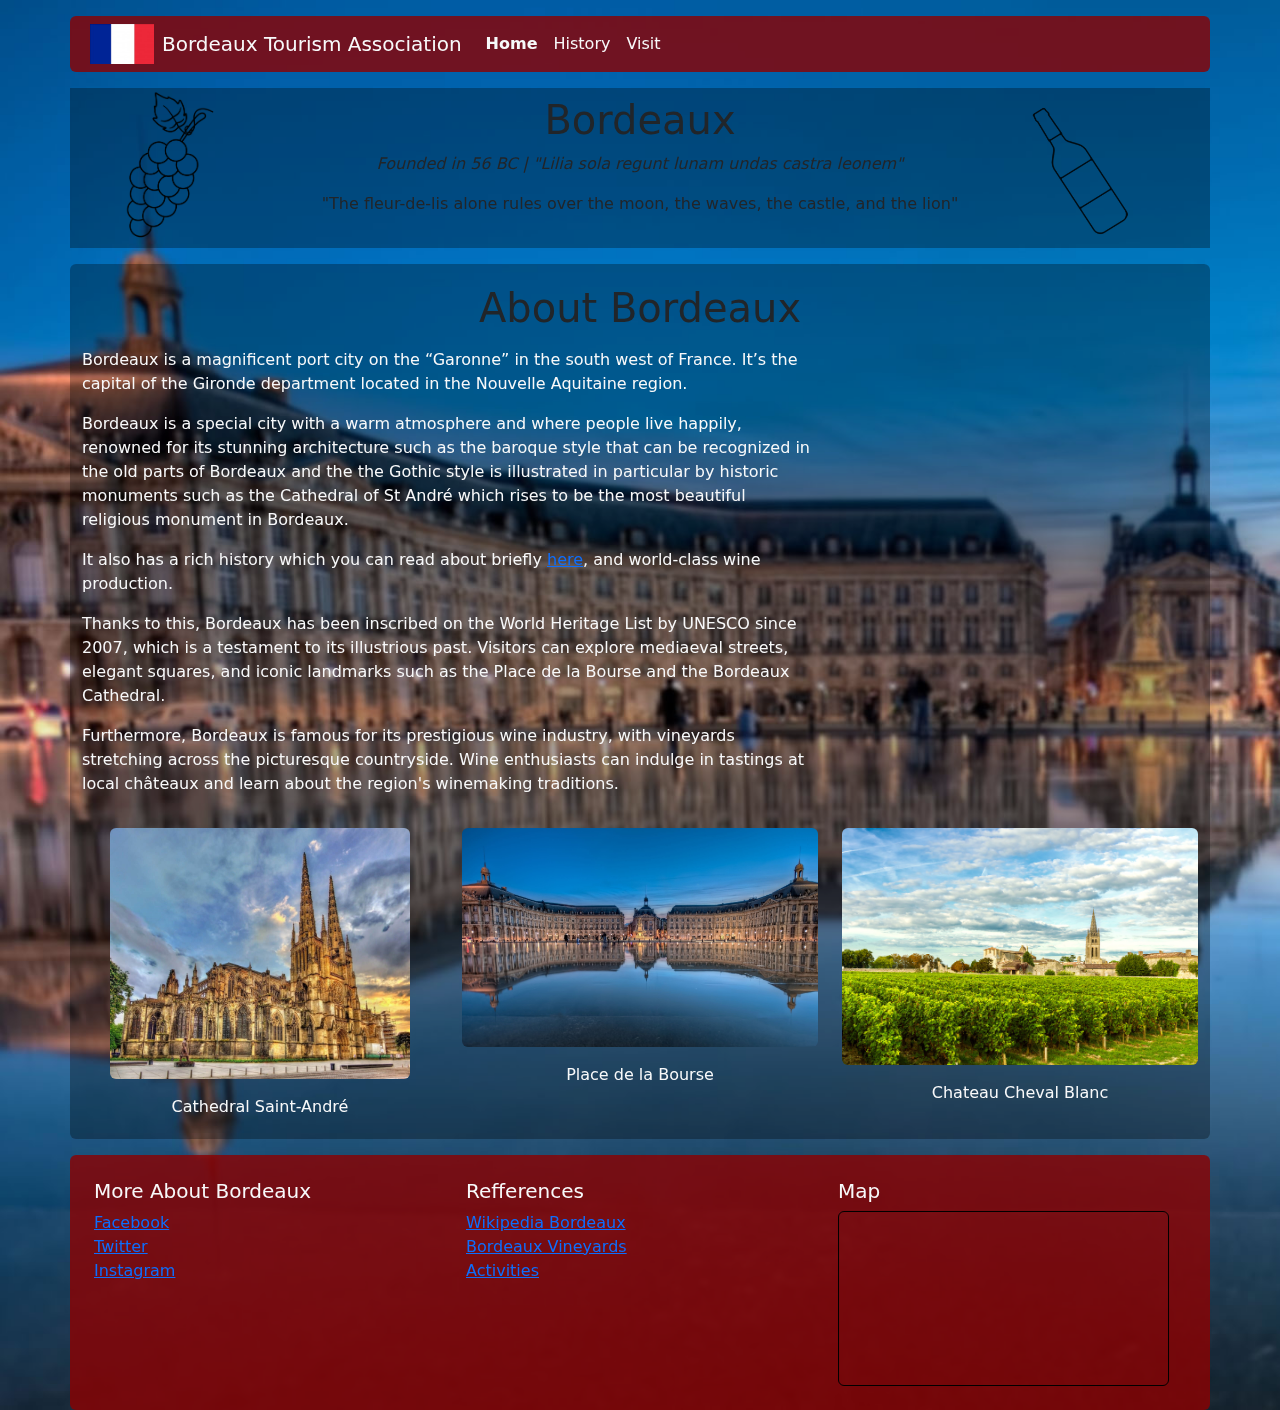
<file: index.html>
<!doctype html>
<html lang="en">

<head>
  <meta charset="utf-8">
  <meta name="viewport" content="width=device-width, initial-scale=1">
  <title>Bordeaux Tourist Assocation</title>
  <link href="https://cdn.jsdelivr.net/npm/bootstrap@5.3.3/dist/css/bootstrap.min.css" rel="stylesheet" integrity="sha384-QWTKZyjpPEjISv5WaRU9OFeRpok6YctnYmDr5pNlyT2bRjXh0JMhjY6hW+ALEwIH" crossorigin="anonymous">
  <link rel="stylesheet" href="styles.css">
</head>

<body class="bg-tertiary-custom home">

  <nav class="container navbar navbar-expand-sm bg-pr my-3 rounded">
    <div class="container-fluid">
      <img src="images\french-flag.png" alt="French Flag" class="img-fluid flag-icon mx-2">
      <a class="navbar-brand text-light" href="#">Bordeaux Tourism Association</a>
      <button class="navbar-toggler" type="button" data-bs-toggle="collapse" data-bs-target="#navbarNavAltMarkup" aria-controls="navbarNavAltMarkup" aria-expanded="false" aria-label="Toggle navigation">
        <span class="navbar-toggler-icon"></span>
      </button>
      <div class="collapse navbar-collapse" id="navbarNavAltMarkup">
        <div class="navbar-nav">
          <a class="nav-link text-light fw-bold" href="index.html">Home</a>
          <a class="nav-link text-light" href="history.html">History</a>
          <a class="nav-link text-light" href="visit.html">Visit</a>
        </div>
      </div>
    </div>
  </nav>


  <div class="container bg-sc">
    <div class="row">
      <div class="col-md-2">
        <img src="images\grape.jpg" alt="grape widget" class="hide-bg img-fluid grape-widget">
      </div>
      <div class="col-md-8 text-center my-2">
        <h2 class="title">Bordeaux</h2>
        <p><i>Founded in 56 BC | "Lilia sola regunt lunam undas castra leonem"</i></p>
        <p>"The fleur-de-lis alone rules over the moon, the waves, the castle, and the lion"</p>
      </div>
      <div class="col-md-2">
        <img src="images\bottle.jpg" alt="grape widget" class="hide-bg img-fluid bottle-widget">
      </div>
    </div>
  </div>


  <section class="container bg-sc my-3 py-1 rounded">
    <h2 class="text-center title my-3">About Bordeaux</h2>
    <div class="row text-light">
      <div class="col-md-8">
        <p> Bordeaux is a magnificent port city on the “Garonne” in the south west of France. It’s the capital of the Gironde department located in the Nouvelle Aquitaine region. </p>
        <p> Bordeaux is a special city with a warm atmosphere and where people live happily, renowned for its stunning architecture such as the baroque style that can be recognized in the old parts of Bordeaux and the the Gothic style is illustrated in particular by historic monuments such as the Cathedral of St André which rises to be the most beautiful religious monument in Bordeaux.</p>
      </div>
    </div>
    <div class="row text-light">
      <div class="col-md-8">
        <p> It also has a rich history which you can read about briefly <a href="history.html">here</a>, and world-class wine production. </p>
        <p> Thanks to this, Bordeaux has been inscribed on the World Heritage List by UNESCO since 2007, which is a testament to its illustrious past. Visitors can explore mediaeval streets, elegant squares, and iconic landmarks such as the Place de la Bourse and the Bordeaux Cathedral.</p>
      </div>
    </div>
    <div class="row text-light">
      <div class="col-md-8">
        <p> Furthermore, Bordeaux is famous for its prestigious wine industry, with vineyards stretching across the picturesque countryside. Wine enthusiasts can indulge in tastings at local châteaux and learn about the region's winemaking traditions.</p>
      </div>
    </div>
    <div class="row text-light">
      <div class="col-md-4">
        <div class="text-center">
          <img src="images/st-andre.jpeg" height="175px" width="300px" class="img-fluid my-3 rounded" alt="Cathedral Saint-André">
          <p>Cathedral Saint-André</p>
        </div>
      </div>
      <div class="col-md-4">
        <div class="text-center">
          <img src="images/bdx-1.jpg" height="200px" width="400px" class="img-fluid my-3 rounded" alt="Place de la Bourse">
          <p>Place de la Bourse</p>
        </div>
      </div>
      <div class="col-md-4">
        <div class="text-center">
          <img src="images/chateau-cheval-blanc.jpeg" height="200px" width="400px" class="img-fluid my-3 rounded" alt="Chateau Cheval Blanc">
          <p>Chateau Cheval Blanc</p>
        </div>
      </div>
    </div>
  </section>


  <footer class="container bg-pr text-light py-4 rounded">
    <div class="container">
      <div class="row">
        <div class="col-md-4">
          <h5>More About Bordeaux</h5>
          <ul class="list-unstyled">
            <li><a href="https://www.facebook.com/bordeauxmaville" target="_blank">Facebook</a></li>
            <li><a href="https://x.com/Bordeaux?s=20" target="_blank">Twitter</a></li>
            <li><a href="https://www.instagram.com/villedebordeaux/" target="_blank">Instagram</a></li>
          </ul>
        </div>
        <div class="col-md-4">
          <h5> Refferences </h5>
          <ul class="list-unstyled">
            <li><a href="https://fr.wikipedia.org/wiki/Bordeaux" target="_blank"> Wikipedia Bordeaux</a>
            <li><a href="https://www.vinatis.co.uk/blog-ten-emblematic-chateaux-of-Bordeaux" target="_blank"> Bordeaux Vineyards</a>
            <li><a href="https://www.bordeaux-tourism.co.uk/" target="_blank"> Activities</a>
          </ul>
        </div>
        <div class="col-md-4">
          <h5>Map</h5>
          <iframe class="rounded float-start" width="95%" height="175" src="https://www.openstreetmap.org/export/embed.html?bbox=-0.7559981867544031%2C44.78475590845765%2C-0.48957972972315306%2C44.93029032218101&amp;layer=mapnik" style="border: 1px solid black"></iframe>
        </div>
      </div>
    </div>
  </footer>

  
  <script src="https://cdn.jsdelivr.net/npm/bootstrap@5.3.3/dist/js/bootstrap.bundle.min.js" integrity="sha384-YvpcrYf0tY3lHB60NNkmXc5s9fDVZLESaAA55NDzOxhy9GkcIdslK1eN7N6jIeHz" crossorigin="anonymous"></script>
</body>

</html>
</file>
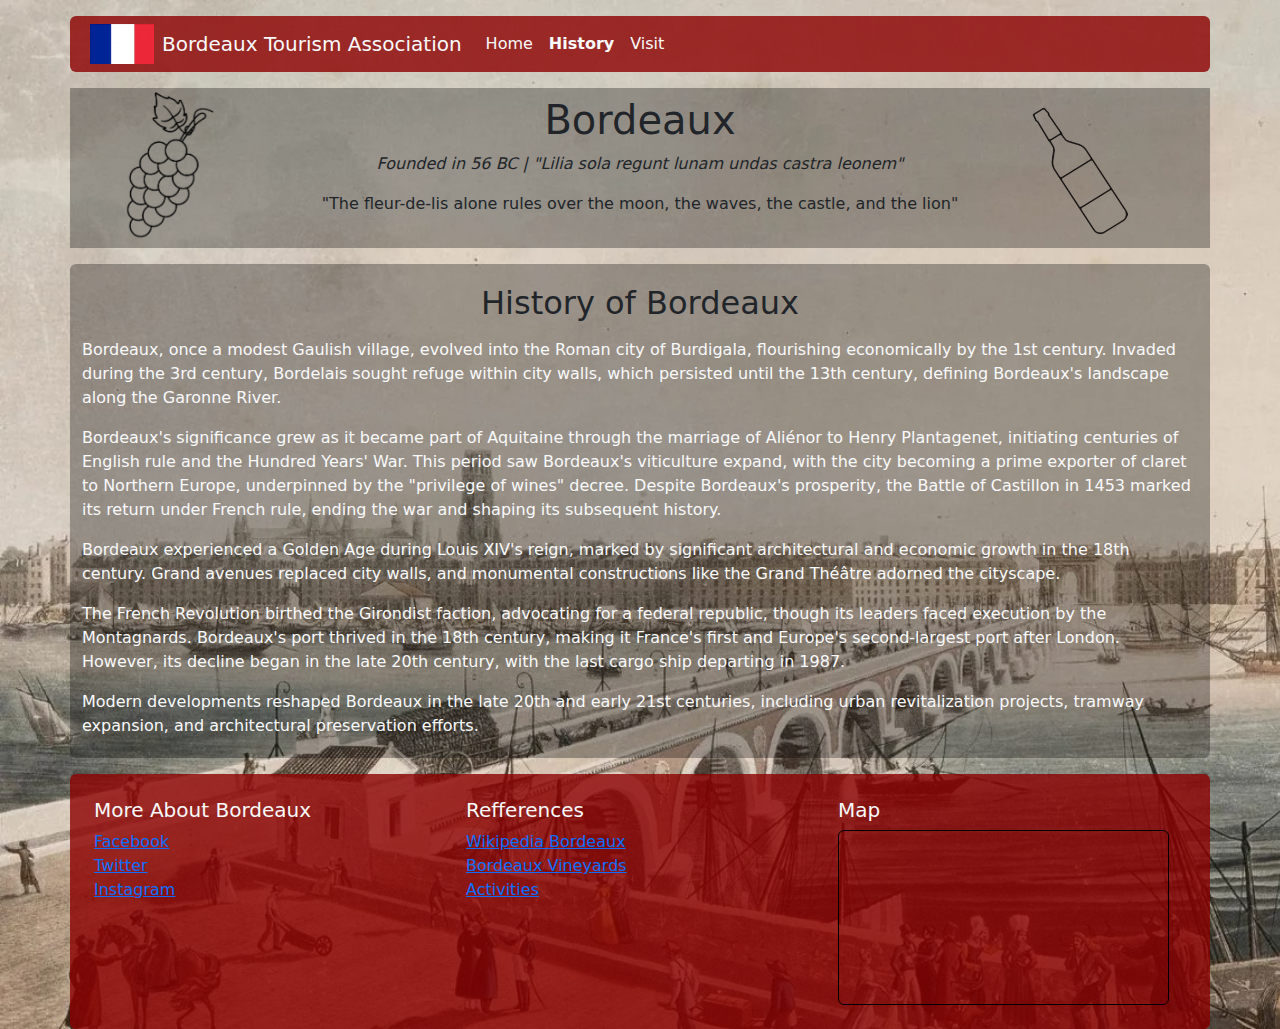
<file: history.html>
<!doctype html>
<html lang="en">

<head>
  <meta charset="utf-8">
  <meta name="viewport" content="width=device-width, initial-scale=1">
  <title>History</title>
  <link href="https://cdn.jsdelivr.net/npm/bootstrap@5.3.3/dist/css/bootstrap.min.css" rel="stylesheet" integrity="sha384-QWTKZyjpPEjISv5WaRU9OFeRpok6YctnYmDr5pNlyT2bRjXh0JMhjY6hW+ALEwIH" crossorigin="anonymous">
  <link rel="stylesheet" href="styles.css">
</head>

<body class="bg-tertiary-custom history">


  <nav class="container navbar navbar-expand-sm bg-pr my-3 rounded">
    <div class="container-fluid">
      <img src="images\french-flag.png" alt="French Flag" class="img-fluid flag-icon mx-2">
      <a class="navbar-brand text-light" href="#">Bordeaux Tourism Association</a>
      <button class="navbar-toggler" type="button" data-bs-toggle="collapse" data-bs-target="#navbarNavAltMarkup" aria-controls="navbarNavAltMarkup" aria-expanded="false" aria-label="Toggle navigation">
        <span class="navbar-toggler-icon"></span>
      </button>
      <div class="collapse navbar-collapse" id="navbarNavAltMarkup">
        <div class="navbar-nav">
          <a class="nav-link text-light" href="index.html">Home</a>
          <a class="nav-link text-light fw-bold" href="history.html">History</a>
          <a class="nav-link text-light" href="visit.html">Visit</a>
        </div>
      </div>
    </div>
  </nav>


  <div class="container bg-sc">
    <div class="row">
      <div class="col-md-2">
        <img src="images\grape.jpg" alt="grape widget" class="hide-bg img-fluid grape-widget">
      </div>
      <div class="col-md-8 text-center my-2">
        <h2 class="title">Bordeaux</h2>
        <p><i>Founded in 56 BC | "Lilia sola regunt lunam undas castra leonem"</i></p>
        <p>"The fleur-de-lis alone rules over the moon, the waves, the castle, and the lion"</p>
      </div>
      <div class="col-md-2">
        <img src="images\bottle.jpg" alt="grape widget" class="hide-bg img-fluid bottle-widget">
      </div>
    </div>
  </div>


  <section class="container bg-sc my-3 py-1 rounded">
    <h2 class="text-center my-3">History of Bordeaux</h2>
    <div class="text-light">
      <p>Bordeaux, once a modest Gaulish village, evolved into the Roman city of Burdigala, flourishing economically by the 1st century. Invaded during the 3rd century, Bordelais sought refuge within city walls, which persisted until the 13th century, defining Bordeaux's landscape along the Garonne River.</p>
      <p>Bordeaux's significance grew as it became part of Aquitaine through the marriage of Aliénor to Henry Plantagenet, initiating centuries of English rule and the Hundred Years' War. This period saw Bordeaux's viticulture expand, with the city becoming a prime exporter of claret to Northern Europe, underpinned by the "privilege of wines" decree. Despite Bordeaux's prosperity, the Battle of Castillon in 1453 marked its return under French rule, ending the war and shaping its subsequent history. </p>
      <p>Bordeaux experienced a Golden Age during Louis XIV's reign, marked by significant architectural and economic growth in the 18th century. Grand avenues replaced city walls, and monumental constructions like the Grand Théâtre adorned the cityscape. </p>
      <p>The French Revolution birthed the Girondist faction, advocating for a federal republic, though its leaders faced execution by the Montagnards. Bordeaux's port thrived in the 18th century, making it France's first and Europe's second-largest port after London. However, its decline began in the late 20th century, with the last cargo ship departing in 1987.</p>
      <p>Modern developments reshaped Bordeaux in the late 20th and early 21st centuries, including urban revitalization projects, tramway expansion, and architectural preservation efforts. </p>
    </div>
  </section>


  <footer class="container bg-pr text-light py-4 rounded">
    <div class="container">
      <div class="row">
        <div class="col-md-4">
          <h5>More About Bordeaux</h5>
          <ul class="list-unstyled">
            <li><a href="https://www.facebook.com/bordeauxmaville" target="_blank">Facebook</a></li>
            <li><a href="https://x.com/Bordeaux?s=20" target="_blank">Twitter</a></li>
            <li><a href="https://www.instagram.com/villedebordeaux/" target="_blank">Instagram</a></li>
          </ul>
        </div>
        <div class="col-md-4">
          <h5> Refferences </h5>
          <ul class="list-unstyled">
            <li><a href="https://fr.wikipedia.org/wiki/Bordeaux" target="_blank"> Wikipedia Bordeaux</a>
            <li><a href="https://www.vinatis.co.uk/blog-ten-emblematic-chateaux-of-Bordeaux" target="_blank"> Bordeaux Vineyards</a>
            <li><a href="https://www.bordeaux-tourism.co.uk/" target="_blank"> Activities</a>
          </ul>
        </div>
        <div class="col-md-4">
          <h5>Map</h5>
          <iframe class="rounded float-start" width="95%" height="175" src="https://www.openstreetmap.org/export/embed.html?bbox=-0.7559981867544031%2C44.78475590845765%2C-0.48957972972315306%2C44.93029032218101&amp;layer=mapnik" style="border: 1px solid black"></iframe>
        </div>
      </div>
    </div>
  </footer>

  
  <script src="https://cdn.jsdelivr.net/npm/bootstrap@5.3.3/dist/js/bootstrap.bundle.min.js" integrity="sha384-YvpcrYf0tY3lHB60NNkmXc5s9fDVZLESaAA55NDzOxhy9GkcIdslK1eN7N6jIeHz" crossorigin="anonymous"></script>
</body>

</html>
</file>
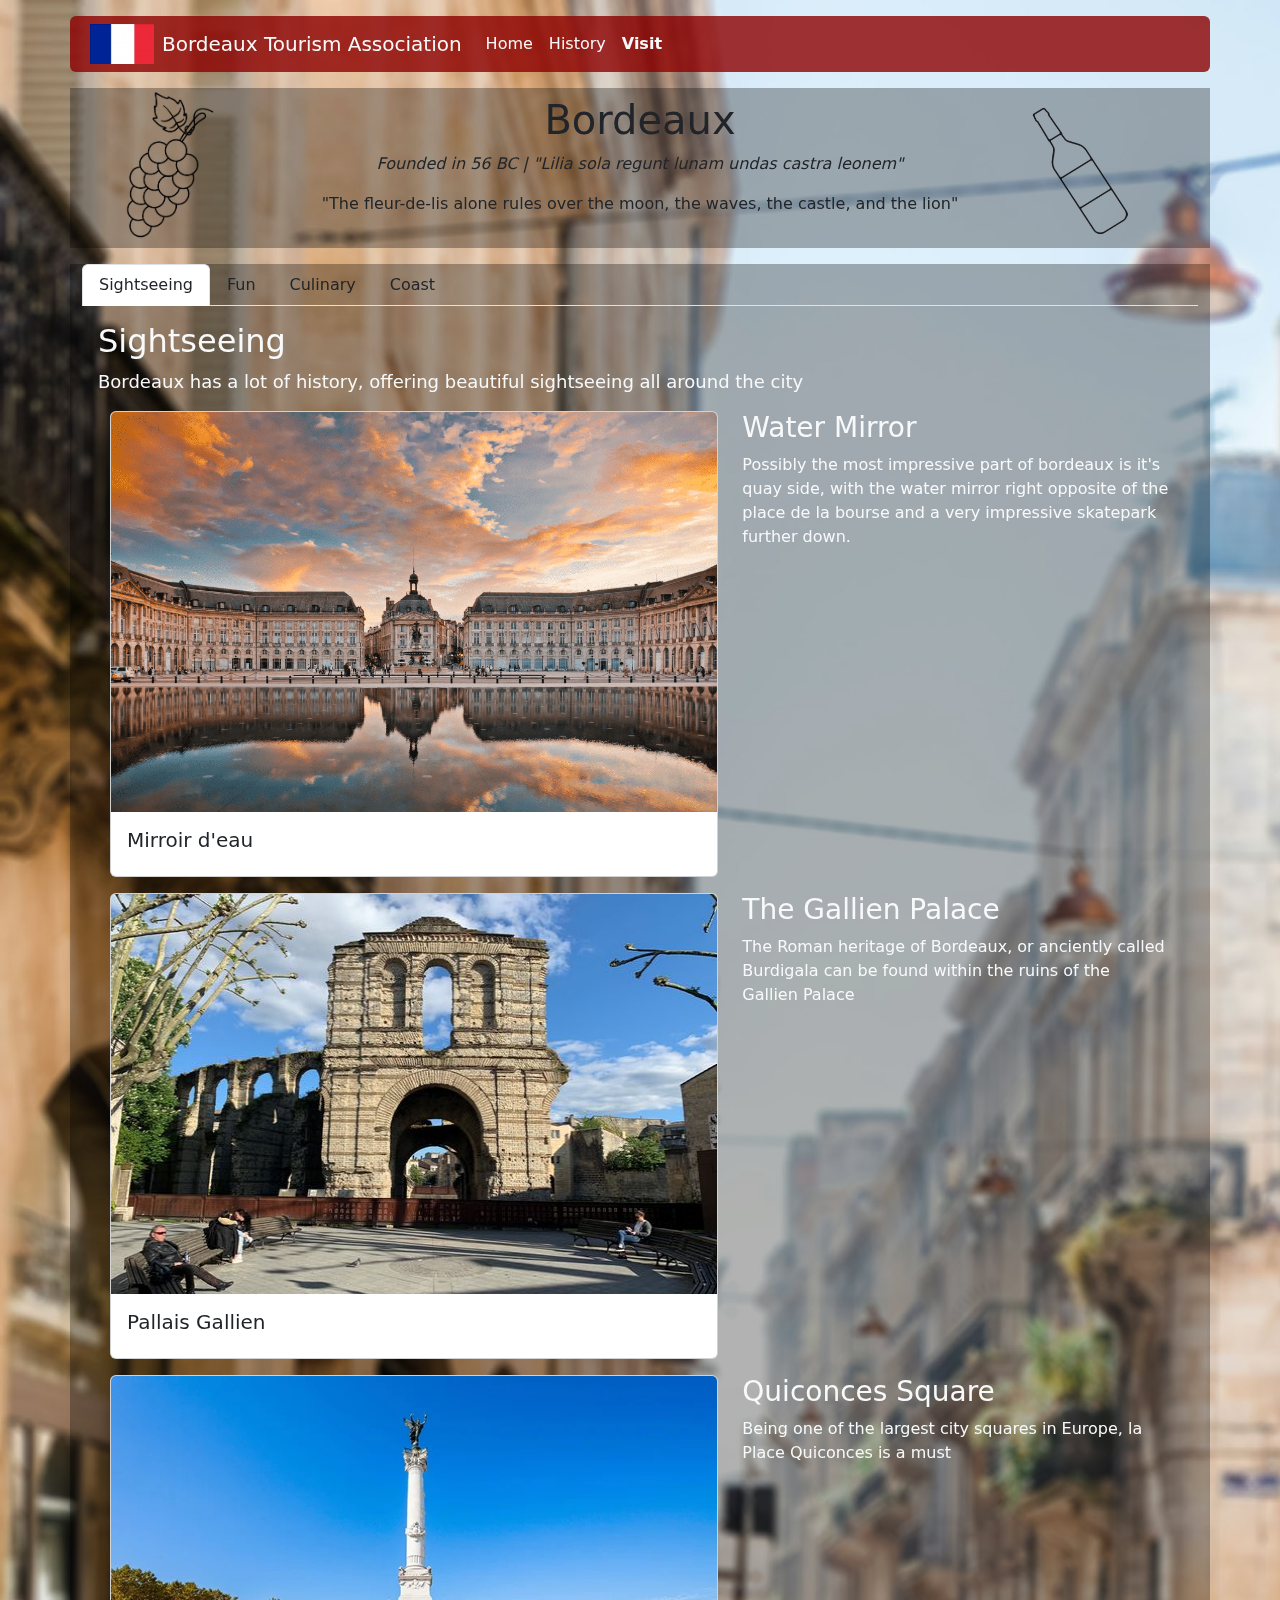
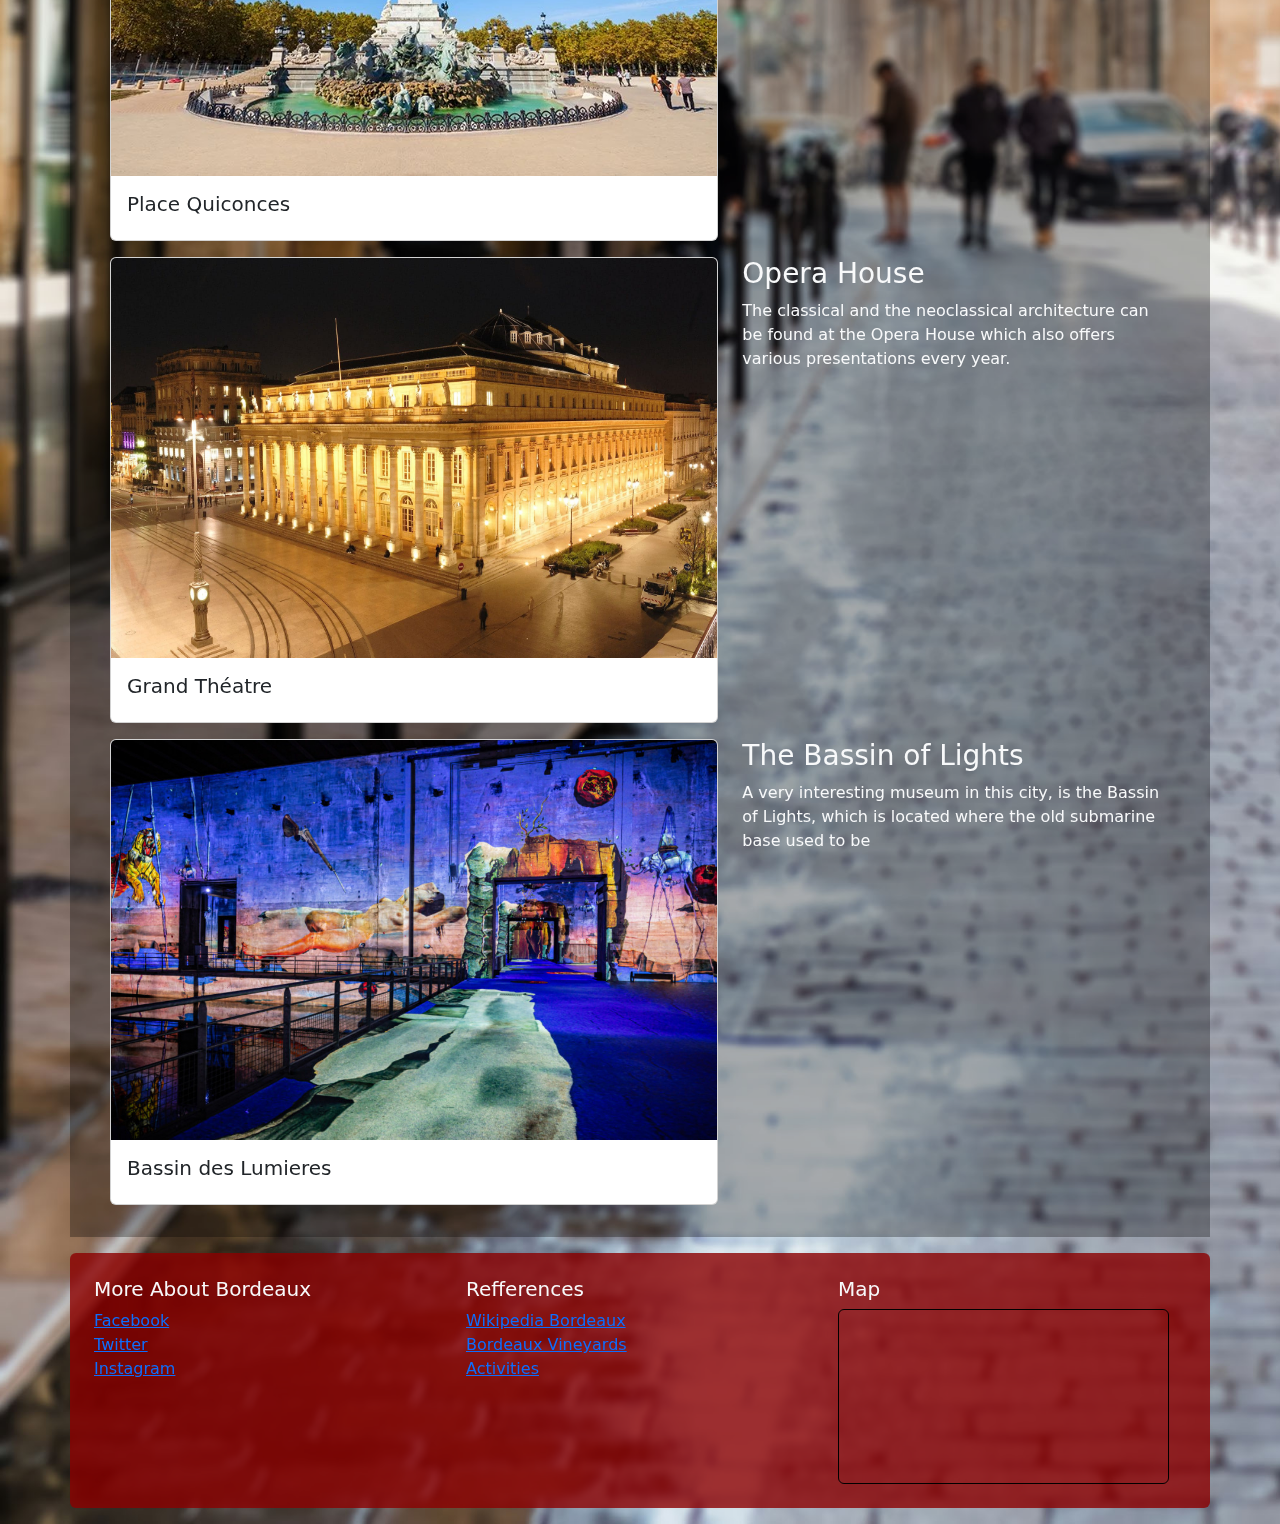
<file: visit.html>
<!doctype html>
<html lang="en">

<head>
  <meta charset="utf-8">
  <meta name="viewport" content="width=device-width, initial-scale=1">
  <title>Visit</title>
  <link href="https://cdn.jsdelivr.net/npm/bootstrap@5.3.3/dist/css/bootstrap.min.css" rel="stylesheet" integrity="sha384-QWTKZyjpPEjISv5WaRU9OFeRpok6YctnYmDr5pNlyT2bRjXh0JMhjY6hW+ALEwIH" crossorigin="anonymous">
  <link rel="stylesheet" href="styles.css">
</head>

<body class="bg-tertiary-custom visit">


  <nav class="container navbar navbar-expand-sm bg-pr my-3 rounded">
    <div class="container-fluid">
      <img src="images\french-flag.png" alt="French Flag" class="img-fluid flag-icon mx-2">
      <a class="navbar-brand text-light" href="#">Bordeaux Tourism Association</a>
      <button class="navbar-toggler" type="button" data-bs-toggle="collapse" data-bs-target="#navbarNavAltMarkup" aria-controls="navbarNavAltMarkup" aria-expanded="false" aria-label="Toggle navigation">
        <span class="navbar-toggler-icon"></span>
      </button>
      <div class="collapse navbar-collapse" id="navbarNavAltMarkup">
        <div class="navbar-nav">
          <a class="nav-link text-light" href="index.html">Home</a>
          <a class="nav-link text-light" href="history.html">History</a>
          <a class="nav-link text-light fw-bold" href="visit.html">Visit</a>
        </div>
      </div>
    </div>
  </nav>


  <div class="container bg-sc">
    <div class="row">
      <div class="col-md-2">
        <img src="images\grape.jpg" alt="grape widget" class="hide-bg img-fluid grape-widget">
      </div>
      <div class="col-md-8 text-center my-2">
        <h2 class="title">Bordeaux</h2>
        <p><i>Founded in 56 BC | "Lilia sola regunt lunam undas castra leonem"</i></p>
        <p>"The fleur-de-lis alone rules over the moon, the waves, the castle, and the lion"</p>
      </div>
      <div class="col-md-2">
        <img src="images\bottle.jpg" alt="grape widget" class="hide-bg img-fluid bottle-widget">
      </div>
    </div>
  </div>


  <div class="container bg-sc text-light my-3">
    <nav>
      <div class="nav nav-tabs" id="nav-tab" role="tablist">
        <button class="text-dark nav-link active" id="nav-sightseeing-tab" data-bs-toggle="tab" data-bs-target="#nav-sightseeing" type="button" role="tab" aria-controls="nav-sightseeing" aria-selected="true">Sightseeing</button>
        <button class="text-dark nav-link" id="nav-fun-tab" data-bs-toggle="tab" data-bs-target="#nav-fun" type="button" role="tab" aria-controls="nav-fun" aria-selected="false">Fun</button>
        <button class="text-dark nav-link" id="nav-culinary-tab" data-bs-toggle="tab" data-bs-target="#nav-culinary" type="button" role="tab" aria-controls="nav-culinary" aria-selected="false">Culinary</button>
        <button class="text-dark nav-link" id="nav-coast-tab" data-bs-toggle="tab" data-bs-target="#nav-coast" type="button" role="tab" aria-controls="nav-coast" aria-selected="false">Coast</button>
      </div>
    </nav>

    <div class="tab-content" id="nav-tabContent">
      <div class="tab-pane fade show active p-3" id="nav-sightseeing" role="tabpanel" aria-labelledby="nav-sightseeing-tab">
        <h2> Sightseeing </h2>
        <p style="font-size: 18px;"> Bordeaux has a lot of history, offering beautiful sightseeing all around the city</p>

        <div class="container">
          <div class="row">
            <div class="col-md-7">
              <div class="card mb-3">
                <img src="images\mirroir.png" height="400px" class="card-img-top" alt="mirroir">
                <div class="card-body">
                  <h5 class="card-title">Mirroir d'eau</h5>
                </div>
              </div>
            </div>
            <div class="col-md-5">
              <h3>Water Mirror</h3>
              <p class="card-text">Possibly the most impressive part of bordeaux is it's quay side, with the water mirror right opposite of the place de la bourse and a very impressive skatepark further down.</p>
            </div>
          </div>
        </div>   

        <div class="container">
          <div class="row">
            <div class="col-md-7">
              <div class="card mb-3">
                <img src="images\gallien.jpg" height="400px" class="card-img-top" alt="palais gallien">
                <div class="card-body">
                  <h5 class="card-title">Pallais Gallien</h5>
                </div>
              </div>
            </div>
            <div class="col-md-5">
              <h3>The Gallien Palace</h3>
              <p class="card-text">The Roman heritage of Bordeaux, or anciently called Burdigala can be found within the ruins of the Gallien Palace</p>
            </div>
          </div>
        </div>  

        <div class="container">
          <div class="row">
            <div class="col-md-7">
              <div class="card mb-3">
                <img src="images\quiconces.jpg" height="400px" class="card-img-top" alt="quiconces">
                <div class="card-body">
                  <h5 class="card-title">Place Quiconces</h5>
                </div>
              </div>
            </div>
            <div class="col-md-5">
              <h3>Quiconces Square</h3>
              <p class="card-text">Being one of the largest city squares in Europe, la Place Quiconces is a must</p>
            </div>
          </div>
        </div>          

        <div class="container">
          <div class="row">
            <div class="col-md-7">
              <div class="card mb-3">
                <img src="images\theatre.jpg" height="400px" class="card-img-top" alt="grand theatre">
                <div class="card-body">
                  <h5 class="card-title">Grand Théatre</h5>
                </div>
              </div>
            </div>
            <div class="col-md-5">
              <h3>Opera House</h3>
              <p class="card-text">The classical and the neoclassical architecture can be found at the Opera House which also offers various presentations every year.</p>
            </div>
          </div>
        </div>    

        <div class="container">
          <div class="row">
            <div class="col-md-7">
              <div class="card mb-3">
                <img src="images\bassin.jpeg" height="400px" class="card-img-top" alt="bassin lights">
                <div class="card-body">
                  <h5 class="card-title">Bassin des Lumieres</h5>
                </div>
              </div>
            </div>
            <div class="col-md-5">
              <h3>The Bassin of Lights</h3>
              <p class="card-text">A very interesting museum in this city, is the Bassin of Lights, which is located where the old submarine base used to be</p>
            </div>
          </div>
        </div>   


      </div>


      <div class="tab-pane fade p-3" id="nav-fun" role="tabpanel" aria-labelledby="nav-fun-tab">
        <h2> Fun </h2>
        <p style="font-size: 18px;"> If sightseeing old buildings is not your thing, there is plenty more to do and see</p>

        <div class="container">
          <div class="row">
            <div class="col-md-7">
              <div class="card mb-3">
                <img src="images\st-catherine.jpg" height="400px" class="card-img-top" alt="saint catherine">
                <div class="card-body">
                  <h5 class="card-title">Rue Sainte-Chaterine</h5>
                </div>
              </div>
            </div>
            <div class="col-md-5">
              <h3>La Rue Sainte-Chaterine</h3>
              <p class="card-text">Sainte-Catherine street is one of the longest pedestrianised streets in Europe and has all kinds of stores, especially in terms of fashion with Snipes, H and M, Bershka, Pull and bears, ad infinitum.</p>
            </div>
          </div>
        </div>  

        <div class="container">
          <div class="row">
            <div class="col-md-7">
              <div class="card mb-3">
                <img src="images\jardin-public.jpg" height="400px" class="card-img-top" alt="Jardin Publique">
                <div class="card-body">
                  <h5 class="card-title">Jardin Publique</h5>
                </div>
              </div>
            </div>
            <div class="col-md-5">
              <h3>The Public Garden</h3>
              <p class="card-text">Aside from shopping you could always go to the "jardin publique" and read a book, get a tan or play football.</p>
            </div>
          </div>
        </div>

        <div class="container">
          <div class="row">
            <div class="col-md-7">
              <div class="card mb-3">
                <img src="images\cercle.jpg" class="card-img-top" alt="Le Cercle">
                <div class="card-body">
                  <h5 class="card-title">Le Cercle</h5>
                </div>
              </div>
            </div>
            <div class="col-md-5">
              <h3>Le Cercle</h3>
              <p class="card-text">If you are more of a party goer, there's a fantastic nightlife in bordeaux and you should start by giving this night club a try</p>
            </div>
          </div>
        </div>

        <div class="container">
          <div class="row">
            <div class="col-md-7">
              <div class="card mb-3">
                <img src="images\darwin.jpg" height="400px" class="card-img-top" alt="Darwin">
                <div class="card-body">
                  <h5 class="card-title">Darwin</h5>
                </div>
              </div>
            </div>
            <div class="col-md-5">
              <h3>Darwin</h3>
              <p class="card-text">Places that are a little more secret but stylish include Darwin, an ecosystem and a cultural centre where you can eat, play ping pong, enjoy the organic stores or even appreciate graffiti on the walls.
              <br> But above all, it's a place that has a recognized skatepark which is particularly beautiful with its industrial and hidden aspect.</p>
            </div>
          </div>
        </div>

        <div class="container">
          <div class="row">
            <div class="col-md-7">
              <div class="card mb-3">
                <img src="images\fete-foraine.jpg" height="400px" class="card-img-top" alt="la fete foraine">
                <div class="card-body">
                  <h5 class="card-title">La Fete Foraine</h5>
                </div>
              </div>
            </div>
            <div class="col-md-5">
              <h3>Fun Fair</h3>
              <p class="card-text"> Hosted on the Place de la Bourse will find that the fun fair is sometimes organised during the year, so if you happen to be there at that time it's worth going </p>
            </div>
          </div>
        </div>
        <p class="my-3" style="font-size: 18px;"> You will be able to find anything else that pleases you while in bordeaux, such as a the ice rink, laser games, bowling, karting etc.</p>
      </div>


      <div class="tab-pane fade p-3" id="nav-culinary" role="tabpanel" aria-labelledby="nav-culinary-tab">
        <h2> Culinary </h2>
        <p style="font-size: 18px;"> Bordeaux is also known for its gastronomy, hosting fantastic restaurants and wine exhibitions such as: </p>
          
          <div class="container">
            <div class="row">
              <div class="col-md-7">
                <div class="card mb-3">
                  <img src="images\entrecote.jpg" height="350px" class="card-img-top" alt="l'entrecote">
                  <div class="card-body">
                    <h5 class="card-title">L'entrecote</h5>
                  </div>
                </div>
              </div>
              <div class="col-md-5">
                <h3>L'entrecote</h3>
                <p class="card-text">Close to the opera house, this restaurant is always full, there is only one item on menu and all they ask is how cooked you want your steak</p>
              <a href="https://www.entrecote.fr/" target="_blank"> More information </a>
              </div>
            </div>
          </div>

          <div class="container">
            <div class="row">
              <div class="col-md-7">
                <div class="card mb-3">
                  <img src="images\osteria-palatino.jpg" height="350px" class="card-img-top" alt="osteria palatino">
                  <div class="card-body">
                    <h5 class="card-title">Osteria Palatino</h5>
                  </div>
                </div>
              </div>
              <div class="col-md-5">
                <h3>The Osteria Palatino</h3>
                <p class="card-text">This restaurant offers a gourmet Italian Dining experience, offering meals tasting like Italy itself!</p>
              </div>
            </div>
          </div>

          <div class="container">
            <div class="row">
              <div class="col-md-7">
                <div class="card mb-3">
                  <img src="images\cent33.jpg" height="350px" class="card-img-top" alt="cent33">
                  <div class="card-body">
                    <h5 class="card-title">Le Cent33</h5>
                  </div>
                </div>
              </div>
              <div class="col-md-5">
                <h3>Le Cent33</h3>
                <p class="card-text">If you prefer more traditional french food, you can give the cent33 a try.</p>
              </div>
            </div>
          </div>
          
          <p class="my-5"style="font-size: 18px;" > That will be enough for food, we don't want to spoil everything for you as you will be able to find plent more restaurants when walking down the lovely streets of Bordeaux</p>
          <h2> Wine </h2>
          <p class="my-3" style="font-size: 18px;"> We can't mention Bordeaux without talking about wine, and while cliché, it is true, Bordeaux's economy is esentially based on wine;</p>
          
          <div class="container my-3">
            <div class="row">
              <div class="col-md-7">
                <div class="card mb-3">
                  <img src="images\citeduvin.jpg" height="350px" class="card-img-top" alt="cite du vin">
                  <div class="card-body">
                    <h5 class="card-title">La Cité du Vin</h5>
                  </div>
                </div>
              </div>
              <div class="col-md-5">
                <h3>Cité du Vin</h3>
                <p class="card-text">This economy can be seen mainly with the creation of the "cité du vin", an exhibition space made for wine</p>
              </div>
            </div>
          </div>     
      
          <div class="container">
            <div class="row">
              <div class="col-md-7">
                <div class="card mb-3">
                  <img src="images\st-emillion.jpg" height="350px" class="card-img-top" alt="saint-emillion">
                  <div class="card-body">
                    <h5 class="card-title">Saint-Emillion</h5>
                  </div>
                </div>
              </div>
              <div class="col-md-5">
                <h3>Saint-Emillion</h3>
                <p class="card-text">Saint-Emillion is another great example of the huge wine industry in bordeaux; being a closeby mediaeval-like town known for it's wine and vineyards</p>
              </div>
            </div>
          </div>  
      
      <p class="my-3" style="font-size: 18px;"> Aside from these two examples there are many more vineyards around Bordeaux such as in Floirac which contribute to this economy.</p>
      </div>


      <div class="tab-pane fade p-3" id="nav-coast" role="tabpanel" aria-labelledby="nav-coast-tab">
      <h2>The Coast</h2>
      <p  class="my-0"> Aside from the city itself, you cannot forget about the surrounding areas, and one of the main attractions is the coast!</p>
      <p>The beaches in the bordeaux area cannot be overlooked, those on the Atlantic coast are fantastic such as:</p>

          <div class="container">
            <div class="row">
              <div class="col-md-7">
                <div class="card mb-3">
                  <img src="images\Arcachon-1.jpeg" height="250px" class="card-img-top" alt="arcachon">
                  <div class="card-body">
                    <h5 class="card-title">Arcachon</h5>
                  </div>
                </div>
              </div>
              <div class="col-md-5">
                <h3>Arcachon</h3>
                <p class="card-text">Arcachon beautiful is a seaside resort only 50km away from Bordeax making it a very popular area during the summer, you can find:</p>
                <ul>
                  <li class="my-1"> Water sports </li>
                  <li class="my-1"> Lovely Bars and Restaurants </li>
                  <li class="my-1"> Sandy beaches with smaller waves for those who have children or prefer to chill </li>
                  <li class="my-1"> Great Nightlife </li>
                </ul>
              <a href="https://www.theguardian.com/travel/2022/sep/26/a-locals-guide-to-arcachon-frances-atlantic-coast-gem" target="_blank"> More information </a>
              </div>
            </div>
          </div>
      
          <div class="container">
            <div class="row">
              <div class="col-md-7">
                <div class="card mb-3">
                  <img src="images\lacanau.jpeg" height="330px" class="card-img-top" alt="lacanau">
                  <div class="card-body">
                    <h5 class="card-title">Lacanau</h5>
                  </div>
                </div>
              </div>
              <div class="col-md-5">
                <h3>Lacanau</h3>
                <p class="card-text">Close to Arcachon you will find Lacanau; the second most popular beach resort close to bordeaux, this time offering:</p>
                <ul>
                  <li class="my-1"> Bigger wave</li>
                  <li class="my-1"> Ideal for surfing or windsurfing</li>
                  <li class="my-1"> Great nature for cicling in the forest </li>
                  <li class="my-1"> More great Restaurants! </li>
                </ul>
              <a href="https://www.france-voyage.com/tourism/lacanau-370.htm" target="_blank"> More information </a>
              </div>
            </div>
          </div>

          <div class="container">
            <div class="row">
              <div class="col-md-7">
                <div class="card mb-3">
                  <img src="images\dune-du-pilat.jpg" height="330px" class="card-img-top" alt="dune">
                  <div class="card-body">
                    <h5 class="card-title">Dune du Pilat</h5>
                  </div>
                </div>
              </div>
              <div class="col-md-5">
                <h3>Dune du Pilat</h3>
                <p class="card-text">Back closer to Arcachon, there is the Dune du Pilat; the tallest sand dune in Europe</p>
                <ul>
                  <li class="my-1"> 2.7km Long</li>
                  <li class="my-1"> 500m wide</li>
                  <li class="my-1"> 110m high</li>
                </ul>
              <a href="https://ladunedupilat.com/en/" target="_blank"> More information </a>
              </div>
            </div>
          </div>
      </div>
    </div>
  </div>


  <footer class="container bg-pr text-light py-4 my-3 rounded">
    <div class="container">
      <div class="row">
        <div class="col-md-4">
          <h5>More About Bordeaux</h5>
          <ul class="list-unstyled">
            <li><a href="https://www.facebook.com/bordeauxmaville" target="_blank">Facebook</a></li>
            <li><a href="https://x.com/Bordeaux?s=20" target="_blank">Twitter</a></li>
            <li><a href="https://www.instagram.com/villedebordeaux/" target="_blank">Instagram</a></li>
          </ul>
        </div>
        <div class="col-md-4">
          <h5> Refferences </h5>
          <ul class="list-unstyled">
            <li><a href="https://fr.wikipedia.org/wiki/Bordeaux" target="_blank"> Wikipedia Bordeaux</a>
            <li><a href="https://www.vinatis.co.uk/blog-ten-emblematic-chateaux-of-Bordeaux" target="_blank"> Bordeaux Vineyards</a>
            <li><a href="https://www.bordeaux-tourism.co.uk/" target="_blank"> Activities</a>
          </ul>
        </div>
        <div class="col-md-4">
          <h5>Map</h5>
          <iframe class="rounded float-start" width="95%" height="175" src="https://www.openstreetmap.org/export/embed.html?bbox=-0.7559981867544031%2C44.78475590845765%2C-0.48957972972315306%2C44.93029032218101&amp;layer=mapnik" style="border: 1px solid black"></iframe>
        </div>
      </div>
    </div>
  </footer>


  <script src="https://cdn.jsdelivr.net/npm/bootstrap@5.3.3/dist/js/bootstrap.bundle.min.js" integrity="sha384-YvpcrYf0tY3lHB60NNkmXc5s9fDVZLESaAA55NDzOxhy9GkcIdslK1eN7N6jIeHz" crossorigin="anonymous"></script>
</body>

</html>
</file>
<file: styles.css>
.home {
  background-image: url(images/bdx-1-blurred.jpg);
  background-size: cover;
  background-repeat:no-repeat;
}

.history {
  background-image: url(images/bdx-3.jpg);
  background-size: cover;
  background-repeat:no-repeat;
}

.visit {
  background-image: url(images/bdx-2-blurred.jpg);
  background-size: cover;
  background-repeat:no-repeat;
}

.flag-icon {
    position:relative ;
    width: 4em;
    height: 2.5em;
    margin-right: 10px;
    float: left;
}

.navbar-nav .nav-link:hover {
  color: #490303 !important;
  background-color: rgba(255, 255, 255, 0.1); 
  border-radius: 0.25rem;
  transition: all 0.3s ease;
}

.bg-pr {
  background-color: rgba(140, 0, 0, 0.8); 
}
.bg-sc {
  background-color: rgba(0, 0, 0, 0.3) ;
}

.container .title {
  font-size: 2.5em;
}

.hide-bg {
  mix-blend-mode: multiply;
}

.grape-widget {
  height: 10em;
  width: 10em;
  position: relative;

}

.bottle-widget {
  height: 10em;
  width: 6em;
  position: relative;
}

.active {
}
</file>
